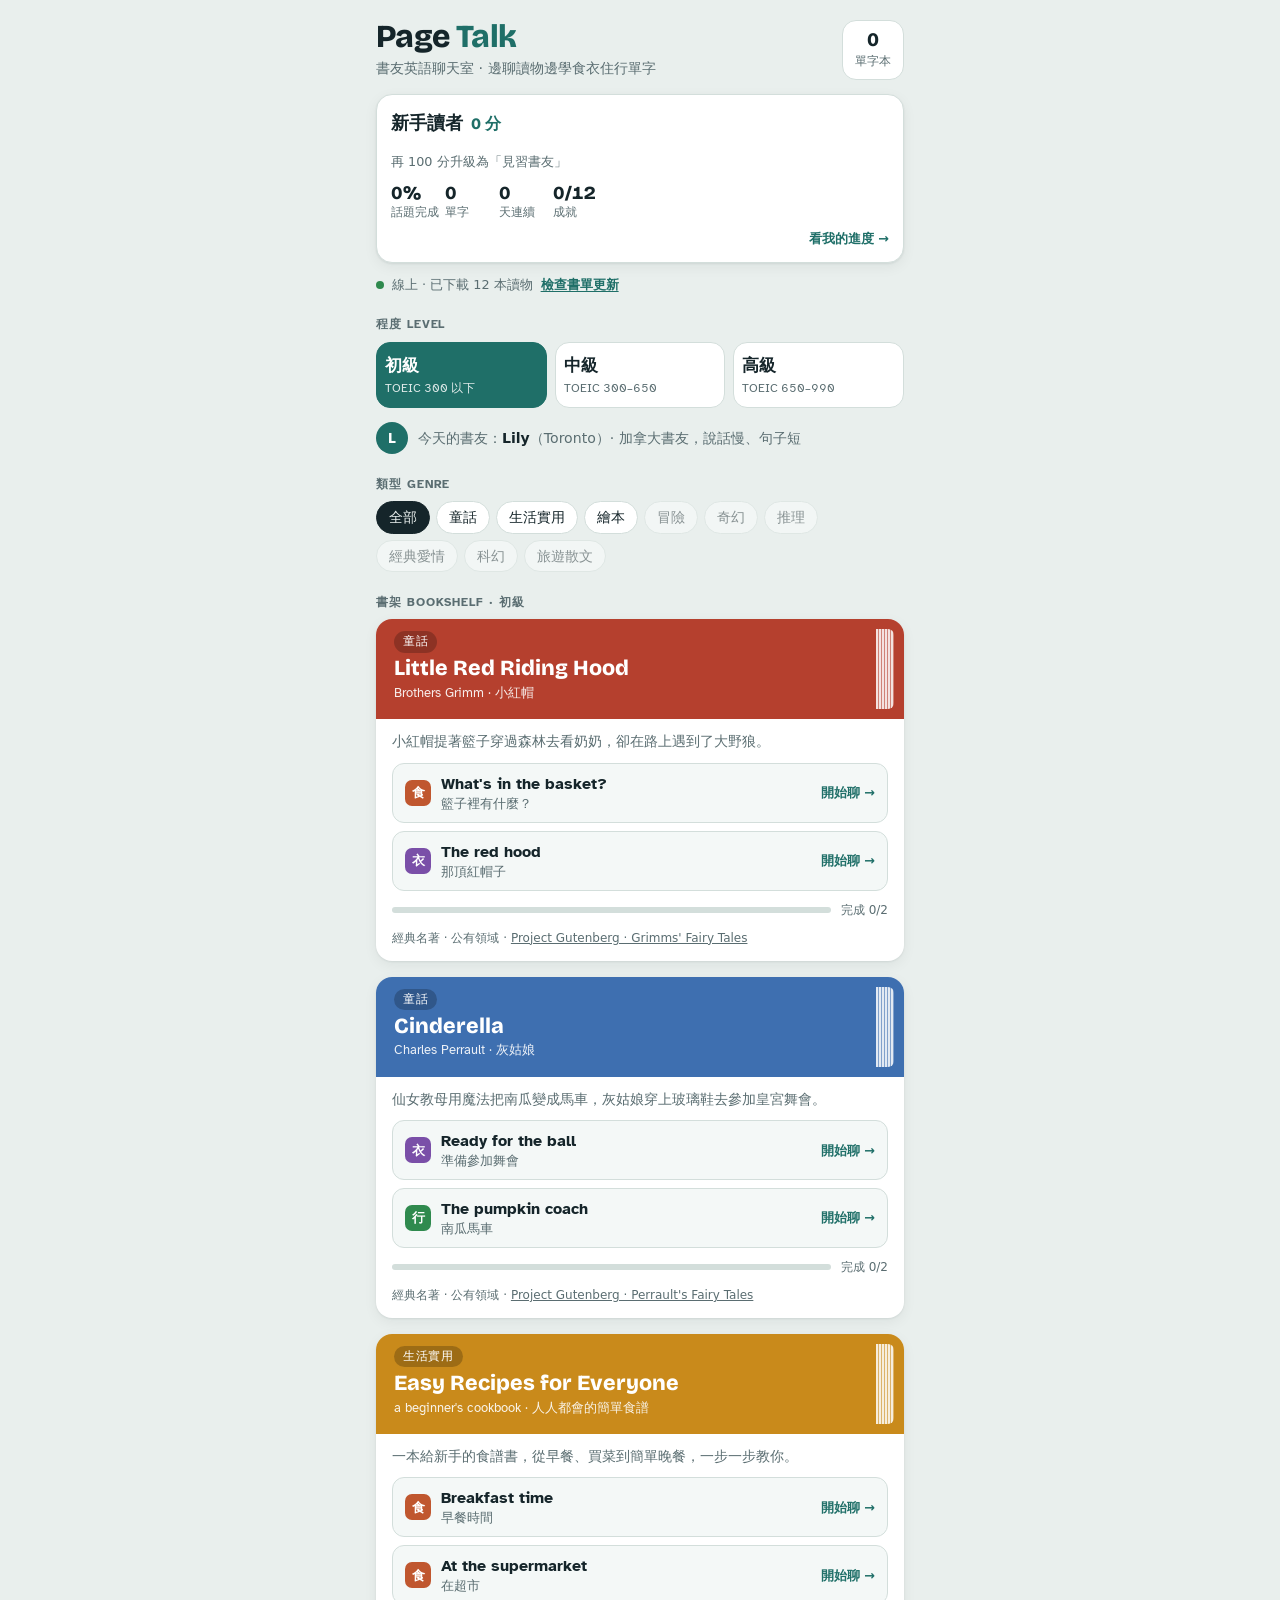
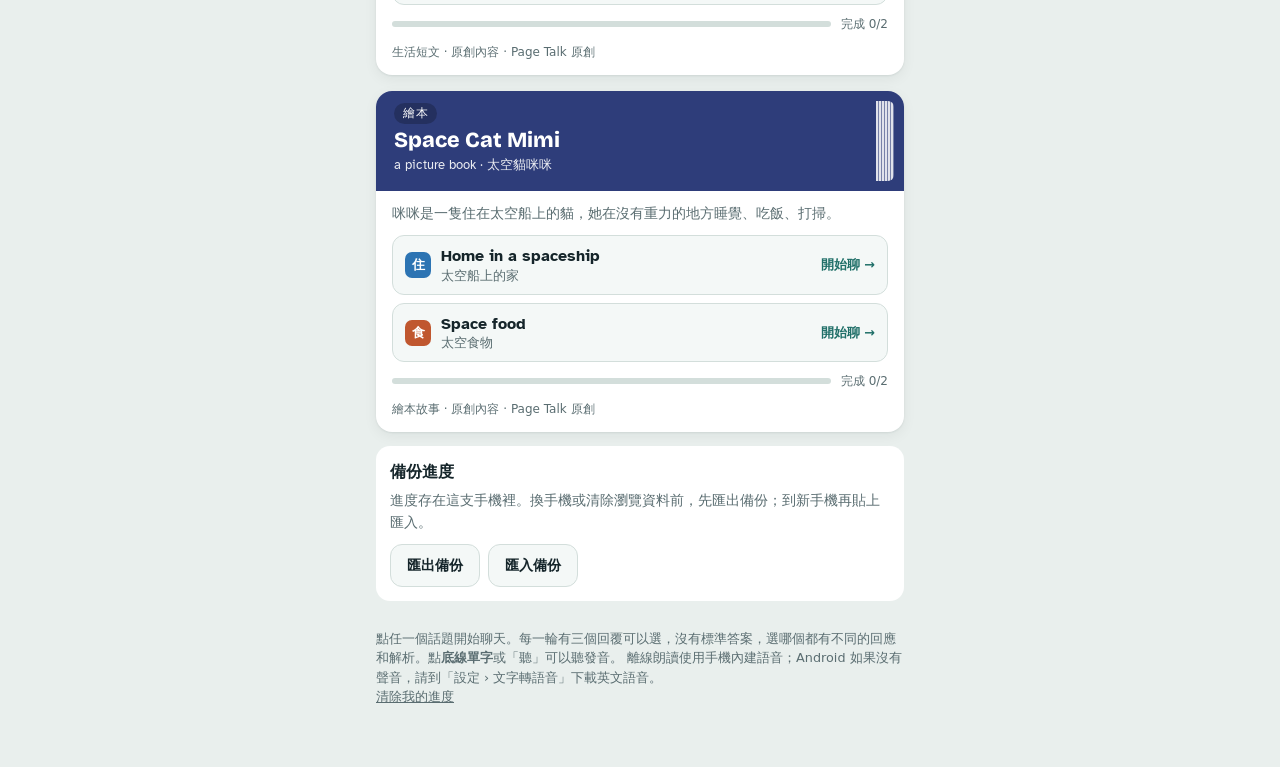
<file: index.html>
<!doctype html>
<html lang="zh-Hant">
<head>
<meta charset="utf-8">
<meta name="viewport" content="width=device-width, initial-scale=1, viewport-fit=cover">
<title>Page Talk 書友聊天室</title>
<meta name="description" content="可離線遊玩的英語學習聊天室：跟外國書友聊讀物，三選一回覆附中文解析，學食衣住行單字。">
<meta name="theme-color" content="#1F6F68">
<link rel="manifest" href="manifest.webmanifest">
<link rel="icon" href="icons/icon.svg" type="image/svg+xml">
<link rel="apple-touch-icon" href="icons/apple-touch-icon.png">
<meta name="apple-mobile-web-app-capable" content="yes">
<meta name="mobile-web-app-capable" content="yes">
<meta name="apple-mobile-web-app-title" content="Page Talk">
<meta name="apple-mobile-web-app-status-bar-style" content="default">
<link rel="preload" href="fonts/atkinson-400.woff2" as="font" type="font/woff2" crossorigin>
<link rel="stylesheet" href="style.css">
</head>
<body>
<div id="home" class="wrap"></div>
<div id="words" class="wrap" hidden></div>
<div id="progress" class="wrap" hidden></div>
<div id="chat" class="chat" hidden>
  <div class="chat-inner">
    <div class="bar">
      <button class="icon-btn" id="back" aria-label="回書架"><svg viewBox="0 0 24 24" fill="none" stroke="currentColor" stroke-width="2.2" stroke-linecap="round" stroke-linejoin="round"><path d="M15 18l-6-6 6-6"/></svg></button>
      <div class="avatar" id="cAvatar">L</div>
      <div class="who"><b id="cTitle"></b><small id="cSub"></small></div>
      <button class="tog" id="zhTog" aria-pressed="true">中文</button>
      <button class="tog" id="voTog" aria-pressed="true">朗讀</button>
    </div>
    <div class="progress" id="prog"></div>
    <div class="msgs" id="msgs" aria-live="polite"></div>
    <div class="opts" id="opts"></div>
  </div>
</div>
<div class="toast" id="toast" role="status"></div>
<script src="app.js"></script>
</body>
</html>
</file>
<file: style.css>
@font-face{font-family:"Atkinson Hyperlegible";font-weight:400;font-display:swap;src:url(fonts/atkinson-400.woff2) format("woff2")}
@font-face{font-family:"Atkinson Hyperlegible";font-weight:700;font-display:swap;src:url(fonts/atkinson-700.woff2) format("woff2")}
@font-face{font-family:"Bricolage Grotesque";font-weight:600 800;font-display:swap;src:url(fonts/bricolage-800.woff2) format("woff2")}
*{box-sizing:border-box}
:root{padding-top:env(safe-area-inset-top,0px);padding-bottom:env(safe-area-inset-bottom,0px)}
body{margin:0}
[hidden]{display:none!important}
img{max-width:100%}
:root{
  --bg:#E9EFED; --surface:#FFFFFF; --surface-2:#F4F8F7; --ink:#15252A; --muted:#5A6D71; --line:#D3DEDB;
  --accent:#1F6F68; --accent-ink:#FFFFFF; --accent-soft:#D4E8E3; --mark:#F3C94F; --mark-soft:#FBEBB8;
  --food:#C0572F; --wear:#7A4FA8; --home:#2C74B3; --move:#2F8A4E; --other:#6E7780;
  --shadow:0 1px 2px rgba(21,37,42,.08),0 4px 14px rgba(21,37,42,.06);
  --f-display:"Bricolage Grotesque","Atkinson Hyperlegible","PingFang TC","Noto Sans TC",system-ui,sans-serif;
  --f-body:"Atkinson Hyperlegible","PingFang TC","Noto Sans TC","Noto Sans CJK TC","Microsoft JhengHei",system-ui,-apple-system,sans-serif;
  --f-zh:"PingFang TC","Noto Sans TC","Noto Sans CJK TC","Microsoft JhengHei",system-ui,sans-serif;
}
@media (prefers-color-scheme: dark){
  :root:not([data-theme="light"]){
    color-scheme:dark;
    --bg:#0D1618; --surface:#162226; --surface-2:#1B292D; --ink:#E3EDEB; --muted:#93A6A9; --line:#27383C;
    --accent:#5CC2B4; --accent-ink:#082220; --accent-soft:#1B3A37; --mark:#E2B540; --mark-soft:#3A3219;
    --food:#E88A62; --wear:#B690E0; --home:#6FA9E0; --move:#6CC28A; --other:#9AA3AB;
    --shadow:0 1px 2px rgba(0,0,0,.4);
  }
}
:root[data-theme="dark"]{
  color-scheme:dark;
  --bg:#0D1618; --surface:#162226; --surface-2:#1B292D; --ink:#E3EDEB; --muted:#93A6A9; --line:#27383C;
  --accent:#5CC2B4; --accent-ink:#082220; --accent-soft:#1B3A37; --mark:#E2B540; --mark-soft:#3A3219;
  --food:#E88A62; --wear:#B690E0; --home:#6FA9E0; --move:#6CC28A; --other:#9AA3AB;
  --shadow:0 1px 2px rgba(0,0,0,.4);
}
html,body{height:100%}
body{background:var(--bg);color:var(--ink);font-family:var(--f-body);font-size:16px;line-height:1.5;-webkit-tap-highlight-color:transparent}
button{font:inherit;color:inherit;background:none;border:0;padding:0;cursor:pointer}
button:focus-visible,summary:focus-visible{outline:3px solid var(--accent);outline-offset:2px;border-radius:8px}
.zh{font-family:var(--f-zh)}
.wrap{max-width:560px;margin:0 auto;padding-inline:16px;padding-block:20px 48px}

/* ---------- Home ---------- */
.top{display:flex;align-items:flex-end;justify-content:space-between;gap:12px}
.brand h1{font-family:var(--f-display);font-weight:800;font-size:2rem;line-height:1;letter-spacing:-.02em;margin:0;text-wrap:balance}
.brand h1 span{color:var(--accent)}
.brand p{margin:.35rem 0 0;color:var(--muted);font-size:.9rem}
.wb-btn{flex:none;display:flex;flex-direction:column;align-items:center;gap:2px;border:1.5px solid var(--line);background:var(--surface);border-radius:14px;padding:8px 12px;font-size:.78rem;color:var(--muted)}
.wb-btn b{font-family:var(--f-display);font-size:1.2rem;color:var(--ink);font-variant-numeric:tabular-nums;line-height:1.1}
.label{font-size:.72rem;letter-spacing:.08em;text-transform:uppercase;color:var(--muted);font-weight:700;margin:22px 0 8px}
.levels{display:grid;grid-template-columns:repeat(3,1fr);gap:8px}
.lv{border:1.5px solid var(--line);background:var(--surface);border-radius:14px;padding:10px 8px;text-align:left;display:flex;flex-direction:column;gap:2px}
.lv b{font-size:1.05rem;font-family:var(--f-zh)}
.lv small{color:var(--muted);font-size:.72rem;font-variant-numeric:tabular-nums}
.lv[aria-pressed="true"]{background:var(--accent);border-color:var(--accent);color:var(--accent-ink)}
.lv[aria-pressed="true"] small{color:inherit;opacity:.85}
.stats{display:grid;grid-template-columns:repeat(3,1fr);gap:8px;margin-top:12px}
.stat{background:var(--surface-2);border-radius:12px;padding:8px 10px}
.stat b{display:block;font-family:var(--f-display);font-size:1.3rem;font-variant-numeric:tabular-nums;line-height:1.2}
.stat span{font-size:.75rem;color:var(--muted)}
.chips{display:flex;flex-wrap:wrap;gap:6px}
.chip{border:1.5px solid var(--line);border-radius:999px;padding:5px 12px;font-size:.85rem;background:var(--surface);font-family:var(--f-zh)}
.chip[aria-pressed="true"]{border-color:var(--ink);background:var(--ink);color:var(--bg)}
.partner-line{display:flex;align-items:center;gap:10px;margin-top:14px;font-size:.88rem;color:var(--muted)}
.books{display:flex;flex-direction:column;gap:16px;margin-top:6px}
.book{background:var(--surface);border-radius:16px;overflow:hidden;box-shadow:var(--shadow)}
.cover{position:relative;background:var(--c);color:#fff;padding:16px 44px 16px 18px;min-height:96px;display:flex;flex-direction:column;justify-content:flex-end}
.cover::after{content:"";position:absolute;top:10px;bottom:10px;right:10px;width:18px;border-radius:0 6px 6px 0;background:repeating-linear-gradient(90deg,rgba(255,255,255,.85) 0 2px,rgba(255,255,255,.35) 2px 3px)}
.cover .genre{position:absolute;top:12px;left:18px;font-size:.72rem;letter-spacing:.06em;background:rgba(0,0,0,.22);border-radius:999px;padding:2px 9px;font-family:var(--f-zh)}
.cover h3{font-family:var(--f-display);font-weight:800;font-size:1.35rem;line-height:1.1;margin:22px 0 2px;text-wrap:balance}
.cover p{margin:0;font-size:.8rem;opacity:.9}
.binfo{padding:12px 16px 14px}
.binfo .desc{margin:0 0 10px;color:var(--muted);font-size:.9rem;font-family:var(--f-zh)}
.topics{list-style:none;margin:0;padding:0;display:flex;flex-direction:column;gap:8px}
.topic{width:100%;display:flex;align-items:center;gap:10px;text-align:left;border:1.5px solid var(--line);border-radius:12px;padding:10px 12px;background:var(--surface-2)}
.topic:hover{border-color:var(--accent)}
.topic .tt{flex:1;min-width:0;font-weight:700;line-height:1.3}
.topic .tt small{display:block;font-weight:400;color:var(--muted);font-family:var(--f-zh);font-size:.82rem}
.topic .go{flex:none;font-size:.8rem;color:var(--accent);font-weight:700;font-family:var(--f-zh)}
.topic .go.done{color:var(--move)}
.cat{flex:none;display:inline-grid;place-items:center;width:26px;height:26px;border-radius:7px;font-size:.8rem;font-weight:700;font-family:var(--f-zh);color:#fff;background:var(--other)}
.cat[data-c="食"]{background:var(--food)} .cat[data-c="衣"]{background:var(--wear)} .cat[data-c="住"]{background:var(--home)} .cat[data-c="行"]{background:var(--move)}
.foot{margin-top:28px;color:var(--muted);font-size:.8rem;font-family:var(--f-zh)}
.reset{color:var(--muted);text-decoration:underline;font-size:.8rem}

/* ---------- Chat ---------- */
.chat{position:fixed;inset:0;background:var(--bg);z-index:10}
.chat-inner{max-width:560px;height:100%;margin:0 auto;display:flex;flex-direction:column;background:var(--bg)}
.bar{flex:none;display:flex;align-items:center;gap:8px;padding:calc(env(safe-area-inset-top,0px) + 8px) 12px 8px;background:var(--surface);border-bottom:1px solid var(--line)}
.icon-btn{flex:none;width:38px;height:38px;display:grid;place-items:center;border-radius:10px}
.icon-btn:hover{background:var(--surface-2)}
.icon-btn svg{width:22px;height:22px}
.bar .who{flex:1;min-width:0}
.bar .who b{display:block;font-size:.95rem;white-space:nowrap;overflow:hidden;text-overflow:ellipsis}
.bar .who small{display:block;color:var(--muted);font-size:.75rem;white-space:nowrap;overflow:hidden;text-overflow:ellipsis;font-family:var(--f-zh)}
.tog{flex:none;border:1.5px solid var(--line);border-radius:999px;padding:4px 9px;font-size:.75rem;font-family:var(--f-zh);color:var(--muted)}
.tog[aria-pressed="true"]{border-color:var(--accent);color:var(--accent);background:var(--accent-soft)}
.progress{flex:none;display:flex;gap:4px;padding:8px 16px 0;align-items:center;font-size:.72rem;color:var(--muted);font-variant-numeric:tabular-nums}
.progress i{flex:1;height:4px;border-radius:2px;background:var(--line)}
.progress i.on{background:var(--accent)}
.progress span{margin-left:6px}
.msgs{flex:1;overflow-y:auto;padding:12px 16px 20px;display:flex;flex-direction:column;gap:10px;overscroll-behavior:contain}
.row{display:flex;gap:8px;align-items:flex-end;max-width:92%}
.row.me{align-self:flex-end;flex-direction:row-reverse}
.avatar{flex:none;width:32px;height:32px;border-radius:50%;background:var(--accent);color:var(--accent-ink);display:grid;place-items:center;font-family:var(--f-display);font-weight:800;font-size:.95rem}
.bubble{background:var(--surface);border-radius:18px 18px 18px 6px;padding:10px 12px;box-shadow:var(--shadow);min-width:0}
.me .bubble{background:var(--accent);color:var(--accent-ink);border-radius:18px 18px 6px 18px}
.bubble .en{font-size:1.02rem;line-height:1.45;overflow-wrap:anywhere}
.bubble .zh{margin-top:4px;font-size:.85rem;color:var(--muted);line-height:1.45}
.me .bubble .zh{color:inherit;opacity:.85}
.hide-zh .them .bubble .zh{display:none}
.bubble .say{margin-top:6px;display:inline-flex;align-items:center;gap:4px;font-size:.75rem;color:var(--accent);font-weight:700}
.me .bubble .say{color:inherit}
.say svg{width:16px;height:16px}
.w{display:inline;padding:0 1px;border-radius:3px;background:linear-gradient(transparent 58%,var(--mark-soft) 58%);border-bottom:2px solid var(--mark);font-weight:700;text-align:inherit}
.typing{display:flex;gap:4px;padding:14px 14px}
.typing i{width:7px;height:7px;border-radius:50%;background:var(--muted);animation:blink 1s infinite}
.typing i:nth-child(2){animation-delay:.15s}.typing i:nth-child(3){animation-delay:.3s}
@keyframes blink{0%,80%,100%{opacity:.25}40%{opacity:1}}
.sys{align-self:center;text-align:center;background:var(--surface-2);border:1px dashed var(--line);border-radius:14px;padding:10px 14px;font-size:.85rem;color:var(--muted);max-width:92%}
.sys b{display:block;color:var(--ink);font-family:var(--f-display);font-size:1.05rem}
.card{align-self:stretch;background:var(--surface-2);border:1px solid var(--line);border-radius:14px;padding:10px 12px;font-size:.88rem}
.card h4{margin:0 0 6px;font-size:.72rem;letter-spacing:.08em;color:var(--muted);text-transform:uppercase;font-family:var(--f-body)}
.card .note{font-family:var(--f-zh);line-height:1.55}
.card details{margin-top:6px}
.card summary{cursor:pointer;color:var(--accent);font-weight:700;font-family:var(--f-zh);font-size:.85rem}
.explain-list{margin:8px 0 0;padding:0;list-style:none;display:flex;flex-direction:column;gap:8px}
.explain-list li{background:var(--surface);border-radius:10px;padding:8px 10px;border:1.5px solid transparent}
.explain-list li.picked{border-color:var(--accent)}
.explain-list .en{font-weight:700}
.explain-list .zh{color:var(--muted);font-size:.83rem}
.explain-list .n{font-family:var(--f-zh);margin-top:3px;font-size:.84rem}
.explain-list .tag{font-size:.7rem;color:var(--accent);font-weight:700;margin-left:6px;font-family:var(--f-zh)}
.vchips{display:flex;flex-wrap:wrap;gap:6px}
.vchip{display:inline-flex;align-items:center;gap:6px;background:var(--surface);border:1px solid var(--line);border-radius:10px;padding:4px 8px 4px 4px;font-size:.88rem}
.vchip .cat{width:22px;height:22px;font-size:.72rem;border-radius:6px}
.vchip b{font-weight:700}
.vchip span{color:var(--muted);font-family:var(--f-zh);font-size:.8rem}
.end-card{align-self:stretch;background:var(--surface);border-radius:16px;padding:16px;box-shadow:var(--shadow);text-align:center}
.end-card .big{font-family:var(--f-display);font-weight:800;font-size:1.5rem;color:var(--accent)}
.end-card p{margin:4px 0 12px;color:var(--muted);font-family:var(--f-zh);font-size:.9rem}
.btns{display:flex;gap:8px;justify-content:center;flex-wrap:wrap}
.btn{border-radius:12px;padding:10px 16px;font-weight:700;font-family:var(--f-zh);border:1.5px solid var(--line);background:var(--surface-2)}
.btn.primary{background:var(--accent);color:var(--accent-ink);border-color:var(--accent)}

.opts{flex:none;background:var(--surface);border-top:1px solid var(--line);padding:10px 12px calc(env(safe-area-inset-bottom,0px) + 12px);max-height:58%;overflow-y:auto}
.opts:empty{display:none}
.opts-head{font-size:.75rem;color:var(--muted);font-family:var(--f-zh);margin:0 4px 8px;display:flex;justify-content:space-between}
.opt{border:1.5px solid var(--line);border-radius:14px;background:var(--surface-2);margin-bottom:8px;overflow:hidden}
.opt:last-child{margin-bottom:0}
.opt.sel{border-color:var(--accent);background:var(--accent-soft)}
.opt-top{display:flex;align-items:stretch}
.opt-pick{flex:1;text-align:left;padding:10px 12px;display:flex;gap:10px;align-items:flex-start;min-width:0}
.opt-pick .letter{flex:none;width:24px;height:24px;border-radius:50%;border:1.5px solid var(--muted);display:grid;place-items:center;font-size:.75rem;font-weight:700;color:var(--muted);margin-top:1px}
.opt.sel .letter{background:var(--accent);border-color:var(--accent);color:var(--accent-ink)}
.opt-pick .en{display:block;font-weight:700;line-height:1.35}
.opt-pick .zh{display:block;color:var(--muted);font-size:.85rem;margin-top:2px}
.opt-say{flex:none;width:46px;display:grid;place-items:center;color:var(--accent)}
.opt-say svg{width:20px;height:20px}
.opt-more{padding:0 12px 12px 46px}
.opt-more .note{font-family:var(--f-zh);font-size:.86rem;line-height:1.55;margin:0 0 10px}
.send{width:100%;background:var(--accent);color:var(--accent-ink);border-radius:10px;padding:10px;font-weight:700;font-family:var(--f-zh)}

.toast{position:fixed;left:50%;top:calc(env(safe-area-inset-top,0px) + 76px);transform:translate(-50%,-12px);opacity:0;pointer-events:none;background:var(--ink);color:var(--bg);border-radius:12px;padding:10px 16px;font-size:.95rem;z-index:30;transition:.2s;max-width:calc(100% - 32px);text-align:center}
.toast.on{opacity:1;transform:translate(-50%,0)}
.toast small{font-family:var(--f-zh);opacity:.8;margin-left:6px}

/* ---------- Word book ---------- */
.wb-head{display:flex;align-items:center;gap:8px}
.wb-head h2{font-family:var(--f-display);font-size:1.5rem;margin:0}
.wgroup{margin-top:18px}
.wgroup h3{display:flex;align-items:center;gap:8px;font-size:1rem;margin:0 0 8px;font-family:var(--f-zh)}
.wgroup h3 small{color:var(--muted);font-weight:400;font-variant-numeric:tabular-nums}
.wlist{display:grid;grid-template-columns:repeat(auto-fill,minmax(150px,1fr));gap:6px}
.witem{display:flex;flex-direction:column;align-items:flex-start;text-align:left;background:var(--surface);border:1px solid var(--line);border-radius:10px;padding:8px 10px}
.witem b{font-size:.98rem}
.witem span{color:var(--muted);font-size:.82rem;font-family:var(--f-zh)}
.empty{background:var(--surface);border-radius:14px;padding:18px;color:var(--muted);font-family:var(--f-zh);margin-top:16px}
@media (prefers-reduced-motion: reduce){*{animation:none!important;transition:none!important}}

/* ---------- Offline app additions ---------- */
.netline{display:flex;align-items:center;gap:8px;flex-wrap:wrap;margin-top:12px;font-size:.8rem;color:var(--muted);font-family:var(--f-zh)}
.dot{width:8px;height:8px;border-radius:50%;background:var(--other)}
.dot.on{background:var(--move)}
.linkbtn{color:var(--accent);font-weight:700;text-decoration:underline;text-underline-offset:2px;font-family:var(--f-zh);font-size:.8rem}
.banner{display:flex;gap:10px;align-items:center;background:var(--accent-soft);border:1.5px solid var(--accent);border-radius:14px;padding:10px 12px;margin-top:14px;font-family:var(--f-zh);font-size:.88rem}
.banner p{margin:0;flex:1}
.banner .btn{padding:8px 12px;flex:none}
.src{margin:10px 0 0;font-size:.75rem;color:var(--muted);font-family:var(--f-zh)}
.src a{color:inherit}
.pill{display:inline-block;border-radius:999px;padding:1px 8px;font-size:.72rem;font-weight:700;font-family:var(--f-zh);background:var(--surface-2);border:1px solid var(--line)}
.pill.upd{background:var(--mark-soft);border-color:var(--mark);color:var(--ink)}
.store{display:flex;flex-direction:column;gap:8px}
.sitem{display:flex;gap:12px;align-items:center;background:var(--surface);border-radius:14px;padding:10px 12px;box-shadow:var(--shadow)}
.sitem .sw{flex:none;width:10px;align-self:stretch;border-radius:4px;background:var(--c)}
.sitem .si{flex:1;min-width:0}
.sitem .si b{display:block;line-height:1.25}
.sitem .si small{display:block;color:var(--muted);font-family:var(--f-zh);font-size:.78rem}
.sitem .btn{flex:none;padding:8px 12px;font-size:.85rem}
.panel{background:var(--surface);border-radius:14px;padding:14px;margin-top:14px;font-family:var(--f-zh);font-size:.9rem}
.panel h3{margin:0 0 6px;font-size:1rem}
.panel p{margin:0 0 10px;color:var(--muted)}
.panel textarea{width:100%;min-height:110px;border:1.5px solid var(--line);border-radius:10px;background:var(--surface-2);color:var(--ink);font:12px/1.4 ui-monospace,Menlo,monospace;padding:8px}
.panel .btns{justify-content:flex-start;margin-top:8px}
.btn:disabled{opacity:.5}

/* ---------- Progress ---------- */
.meter{display:block;height:8px;border-radius:999px;background:var(--line);overflow:hidden;flex:1;min-width:0}
.meter i{display:block;height:100%;border-radius:999px;background:var(--accent);min-width:0}
.meter.big{height:12px}
.prog-card{display:flex;flex-direction:column;gap:8px;width:100%;text-align:left;margin-top:14px;background:var(--surface);border:1.5px solid var(--line);border-radius:16px;padding:14px;box-shadow:var(--shadow)}
.prog-card:hover{border-color:var(--accent)}
.pc-top,.pp-rankline{display:flex;justify-content:space-between;align-items:baseline;gap:8px}
.pc-rank{font-family:var(--f-zh);font-weight:700;font-size:1.15rem}
.pc-pts{font-family:var(--f-display);font-weight:800;color:var(--accent);font-variant-numeric:tabular-nums}
.pc-sub,.pp-note{font-family:var(--f-zh);font-size:.8rem;color:var(--muted);margin:0}
.pc-row{display:grid;grid-template-columns:repeat(4,1fr);gap:6px;margin-top:2px}
.pc-row span{display:flex;flex-direction:column;font-family:var(--f-zh);font-size:.72rem;color:var(--muted)}
.pc-row b{font-family:var(--f-display);font-size:1.15rem;color:var(--ink);font-variant-numeric:tabular-nums;line-height:1.2}
.pc-more{align-self:flex-end;font-family:var(--f-zh);font-size:.8rem;font-weight:700;color:var(--accent)}
.bmeter{display:flex;align-items:center;gap:10px;margin-top:10px;font-size:.75rem;color:var(--muted);font-family:var(--f-zh);font-variant-numeric:tabular-nums}
.bmeter .meter{height:6px}
.pp-card{background:var(--surface);border-radius:16px;padding:14px;margin-top:14px;box-shadow:var(--shadow);display:flex;flex-direction:column;gap:10px}
.pp-card h3{margin:0;font-family:var(--f-zh);font-size:1rem;display:flex;align-items:baseline;gap:8px}
.pp-card h3 small{font-weight:400;color:var(--muted);font-size:.78rem}
.ladder{list-style:none;margin:0;padding:0;display:flex;flex-wrap:wrap;gap:6px}
.ladder li{display:flex;flex-direction:column;border:1.5px solid var(--line);border-radius:10px;padding:4px 8px;font-family:var(--f-zh);font-size:.72rem;color:var(--muted)}
.ladder li b{font-weight:700;font-size:.78rem}
.ladder li span{font-variant-numeric:tabular-nums}
.ladder li.past{background:var(--accent-soft);border-color:transparent;color:var(--ink)}
.ladder li.now{background:var(--accent);border-color:var(--accent);color:var(--accent-ink)}
.pp-overview{flex-direction:row;align-items:center;gap:16px}
.ring{flex:none;width:120px;height:120px}
.ring-track{fill:none;stroke:var(--line);stroke-width:12}
.ring-fill{fill:none;stroke:var(--accent);stroke-width:12;stroke-linecap:round}
.ring-num{fill:var(--ink);font-family:var(--f-display);font-weight:800;font-size:24px;text-anchor:middle}
.ring-lbl{fill:var(--muted);font-family:var(--f-zh);font-size:11px;text-anchor:middle}
.ov-stats{flex:1;min-width:0;display:grid;grid-template-columns:1fr 1fr;gap:10px}
.ov-stats div{display:flex;flex-direction:column}
.ov-stats b{font-family:var(--f-display);font-size:1.3rem;font-variant-numeric:tabular-nums;line-height:1.2}
.ov-stats small{font-size:.75rem;color:var(--muted);font-weight:400}
.ov-stats span{font-family:var(--f-zh);font-size:.72rem;color:var(--muted)}
@media (max-width:360px){.pp-overview{flex-direction:column;align-items:stretch}.ring{align-self:center}}
.week{display:grid;grid-template-columns:repeat(7,1fr);gap:6px;height:150px;align-items:end;border-bottom:1px solid var(--line)}
.wday{display:flex;flex-direction:column;align-items:center;height:100%;gap:4px}
.wnum{font-size:.75rem;color:var(--ink);font-variant-numeric:tabular-nums;min-height:1.1em}
.wbar{flex:1;width:100%;max-width:28px;display:flex;align-items:flex-end}
.wbar i{display:block;width:100%;background:var(--accent);border-radius:4px 4px 0 0}
.wlbl{font-family:var(--f-zh);font-size:.72rem;color:var(--muted);padding-bottom:4px}
.mrow{display:flex;align-items:center;gap:10px}
.mlbl{flex:none;width:92px;display:flex;align-items:center;gap:6px;font-family:var(--f-zh);font-size:.85rem;min-width:0}
.mlbl.book{width:auto;flex:0 1 48%;overflow:hidden;white-space:nowrap;text-overflow:ellipsis}
.mlbl.book i{flex:none;width:8px;height:18px;border-radius:3px}
.mlbl.book small{color:var(--muted);font-size:.7rem}
.mval{flex:none;width:52px;text-align:right;font-size:.8rem;color:var(--muted);font-variant-numeric:tabular-nums}
.badges{display:grid;grid-template-columns:repeat(auto-fill,minmax(140px,1fr));gap:8px}
.badge{display:flex;flex-direction:column;gap:2px;border:1.5px dashed var(--line);border-radius:12px;padding:10px;font-family:var(--f-zh);color:var(--muted)}
.badge b{font-size:.92rem}
.badge span:not(.bmark){font-size:.75rem;line-height:1.4}
.badge small{font-size:.72rem;font-variant-numeric:tabular-nums;margin-top:2px}
.bmark{font-size:1.2rem;line-height:1}
.badge.on{border-style:solid;border-color:var(--mark);background:var(--mark-soft);color:var(--ink)}
.badge.on .bmark{color:var(--mark)}
</file>
